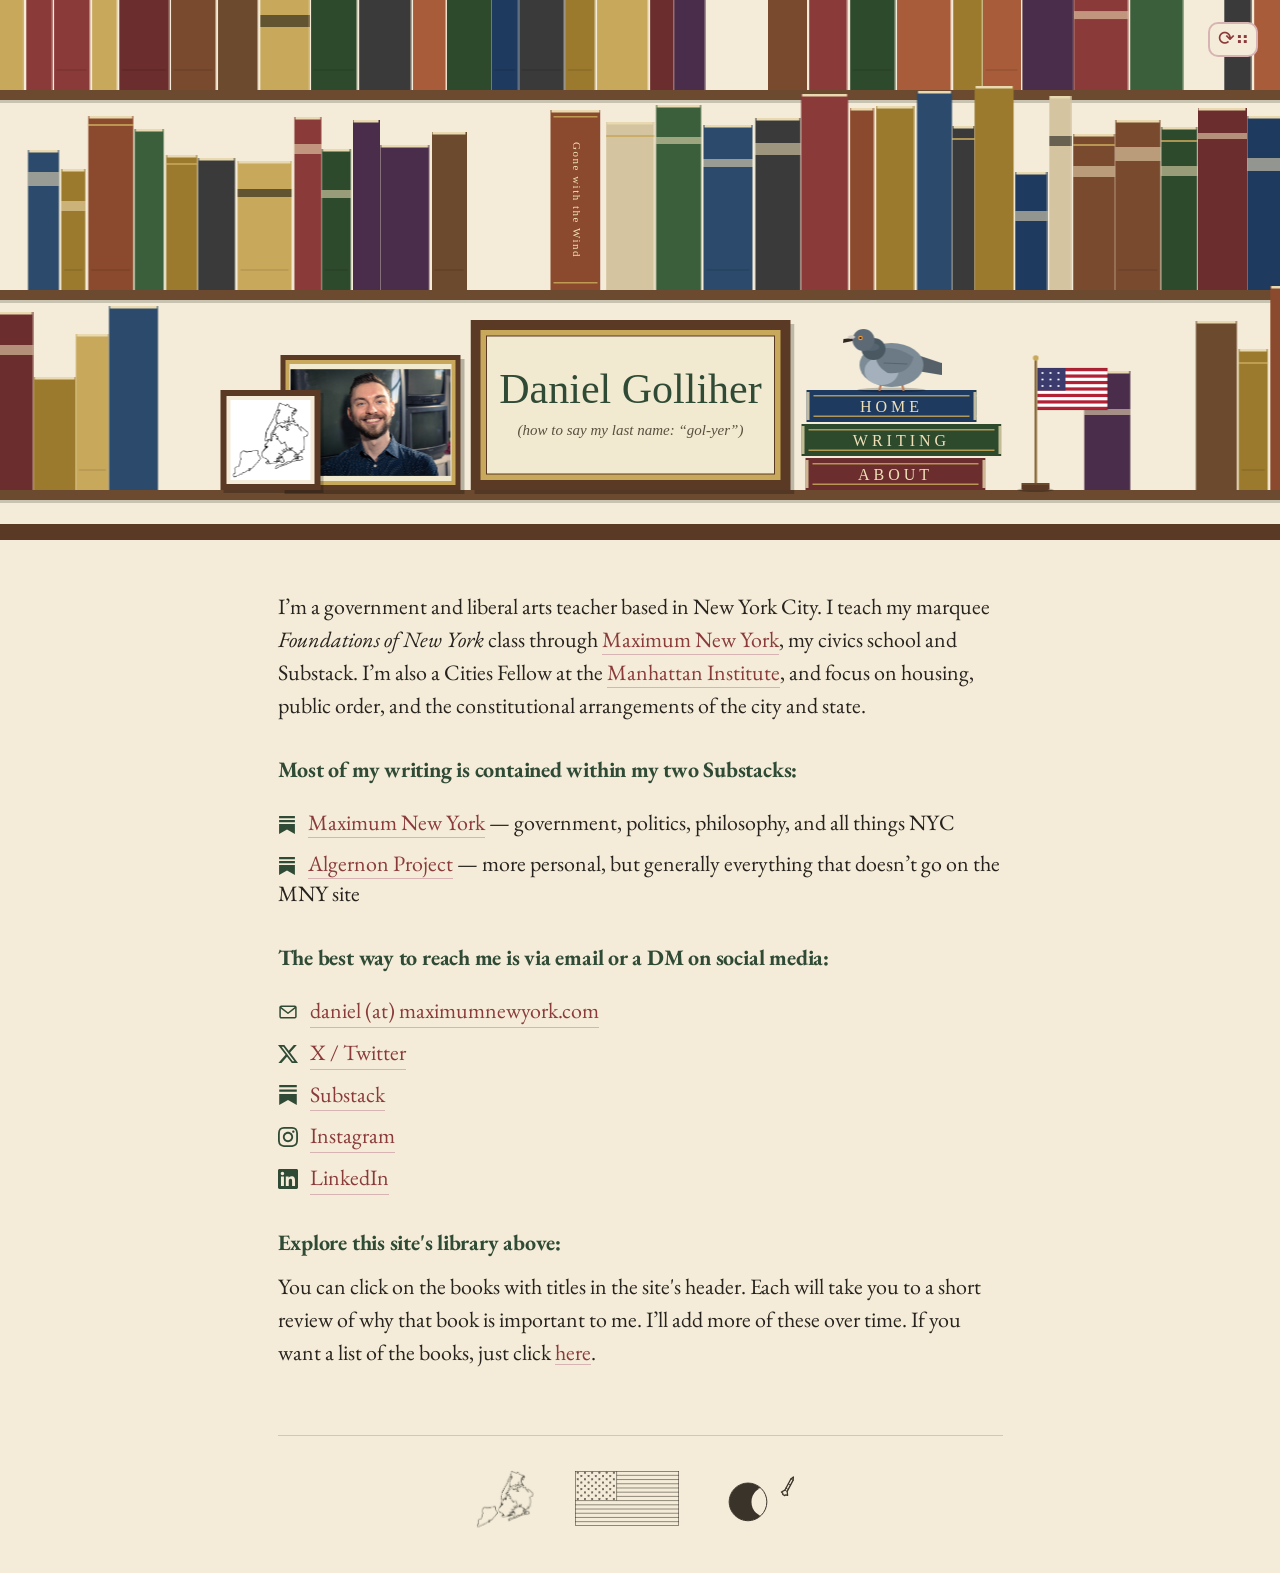
<file: index.html>
<!doctype html>
<html lang="en">
<head>
  <!-- Google tag (gtag.js) -->
  <script async src="https://www.googletagmanager.com/gtag/js?id=G-GLKQCE09RE"></script>
  <script>
    window.dataLayer = window.dataLayer || [];
    function gtag(){dataLayer.push(arguments);}
    gtag('js', new Date());

    gtag('config', 'G-GLKQCE09RE');
  </script>
  <meta charset="utf-8">
  <link rel="icon" type="image/png" sizes="32x32" href="/lib/favicon-32.png">
  <link rel="icon" type="image/png" sizes="16x16" href="/lib/favicon-16.png">
  <link rel="apple-touch-icon" sizes="180x180" href="/lib/apple-touch-icon.png">
  <title>Daniel Golliher</title>
  <meta name="viewport" content="width=850">
  <meta name="description" content="Writer and teacher based in New York City. Founder of Maximum New York, Cities Fellow at the Manhattan Institute.">
  <!-- Open Graph / Twitter social preview -->
  <meta property="og:type" content="website">
  <meta property="og:site_name" content="Daniel Golliher">
  <meta property="og:title" content="Daniel Golliher">
  <meta property="og:description" content="On the governance and greatness of New York.">
  <meta property="og:url" content="https://www.danielgolliher.com/">
  <meta property="og:image" content="https://www.danielgolliher.com/lib/og-image.png">
  <meta property="og:image:width" content="1200">
  <meta property="og:image:height" content="630">
  <meta name="twitter:card" content="summary_large_image">
  <meta name="twitter:title" content="Daniel Golliher">
  <meta name="twitter:description" content="On the governance and greatness of New York.">
  <meta name="twitter:image" content="https://www.danielgolliher.com/lib/og-image.png">
  <link rel="stylesheet" href="lib/style.css">
</head>
<body>

<div class="shelves">
  <object id="shelves" class="shelves" type="image/svg+xml" data="lib/shelves.svg"></object>
  <script>
    window.populate_shelves = function(shelves) {
      var doc = shelves.contentDocument;
      if (!doc) return;
      var books = doc.querySelectorAll('g.book');
      var group_delays = {};
      books.forEach(function(book) {
        var group = Array.from(book.classList).find(c => c.startsWith('book-g'));
        var delay;
        if (group && group_delays[group] === undefined) {
          group_delays[group] = Math.random() * 2.5;
          delay = group_delays[group];
        } else if (group) {
          delay = group_delays[group] + Math.random() * 0.4;
        } else {
          delay = Math.random() * 2.5;
        }
        book.style.animation = 'none';
        void book.getBoundingClientRect();
        setTimeout(function() {
          book.style.opacity = '0';
          book.style.animation = 'place_book 0.9s ease-out forwards';
          book.style.animationDelay = delay + 's';
        }, 10);
      });
    };

    document.addEventListener('DOMContentLoaded', function() {
      var shelves = document.getElementById('shelves');
      shelves.addEventListener('load', function() {
        var already = sessionStorage.getItem('has_populated_shelves');
        if (!already) {
          populate_shelves(shelves);
          sessionStorage.setItem('has_populated_shelves', 'true');
        } else {
          var doc = shelves.contentDocument;
          if (doc) doc.querySelectorAll('g.book').forEach(function(b) { b.style.opacity = '1'; });
        }
      });
      var btn = document.getElementById('restock_shelves');
      if (btn) btn.addEventListener('click', function(e) {
        e.preventDefault();
        populate_shelves(shelves);
      });
    });
  </script>
</div>

<a href="#" id="restock_shelves" class="restock" title="Restock the shelves">&#10227;&#10294;</a>

<h1 class="sr-only">Daniel Golliher</h1>
<nav class="sr-only">
  <a href="./">Home</a>
  <a href="#writing">Writing</a>
  <a href="#about">About</a>
</nav>

<section id="about">
  <p>
    I&rsquo;m a government and liberal arts teacher based in New York City.
    I teach my marquee <em>Foundations of New York</em> class through
    <a href="https://maximumnewyork.com">Maximum New York</a>, my civics
    school and Substack. I&rsquo;m also a Cities Fellow at the
    <a href="https://manhattan.institute">Manhattan Institute</a>, and focus
    on housing, public order, and the constitutional arrangements of the
    city and state.
  </p>
</section>

<section id="writing">
  <h2>Most of my writing is contained within my two Substacks:</h2>
  <ul class="writing-list">
    <li>
      <svg class="icon" viewBox="0 0 24 24" fill="currentColor" aria-hidden="true">
        <path d="M22.539 8.242H1.46V5.406h21.08v2.836zM1.46 10.812V24L12 18.11 22.54 24V10.812H1.46zM22.54 0H1.46v2.836h21.08V0z"/>
      </svg>
      <a href="https://maximumnewyork.com" target="_blank" rel="noopener">Maximum New York</a> &mdash; government, politics, philosophy, and all things NYC
    </li>
    <li>
      <svg class="icon" viewBox="0 0 24 24" fill="currentColor" aria-hidden="true">
        <path d="M22.539 8.242H1.46V5.406h21.08v2.836zM1.46 10.812V24L12 18.11 22.54 24V10.812H1.46zM22.54 0H1.46v2.836h21.08V0z"/>
      </svg>
      <a href="#" target="_blank" rel="noopener">Algernon Project</a> &mdash; more personal, but generally everything that doesn&rsquo;t go on the MNY site
    </li>
  </ul>
</section>

<section id="contact">
  <h2>The best way to reach me is via email or a DM on social media:</h2>
  <ul class="contact-list">
    <li>
      <svg class="icon" viewBox="0 0 24 24" fill="none" stroke="currentColor" stroke-width="1.8" stroke-linejoin="round" stroke-linecap="round" aria-hidden="true">
        <rect x="2.5" y="5" width="19" height="14" rx="1.5"/>
        <path d="M3 6.5l9 7 9-7"/>
      </svg>
      <a href="mailto:daniel@maximumnewyork.com" target="_blank" rel="noopener">daniel (at) maximumnewyork.com</a>
    </li>
    <li>
      <svg class="icon" viewBox="0 0 24 24" fill="currentColor" aria-hidden="true">
        <path d="M18.901 1.153h3.68l-8.04 9.19L24 22.846h-7.406l-5.8-7.584-6.638 7.584H.474l8.6-9.83L0 1.154h7.594l5.243 6.932ZM17.61 20.644h2.039L6.486 3.24H4.298Z"/>
      </svg>
      <a href="https://x.com/danielgolliher" target="_blank" rel="noopener">X / Twitter</a>
    </li>
    <li>
      <svg class="icon" viewBox="0 0 24 24" fill="currentColor" aria-hidden="true">
        <path d="M22.539 8.242H1.46V5.406h21.08v2.836zM1.46 10.812V24L12 18.11 22.54 24V10.812H1.46zM22.54 0H1.46v2.836h21.08V0z"/>
      </svg>
      <a href="https://substack.com/@danielgolliher" target="_blank" rel="noopener">Substack</a>
    </li>
    <li>
      <svg class="icon" viewBox="0 0 24 24" fill="currentColor" aria-hidden="true">
        <path d="M12 2.163c3.204 0 3.584.012 4.85.07 3.252.148 4.771 1.691 4.919 4.919.058 1.265.069 1.645.069 4.849 0 3.205-.012 3.584-.069 4.849-.149 3.225-1.664 4.771-4.919 4.919-1.266.058-1.644.07-4.85.07-3.204 0-3.584-.012-4.849-.07-3.26-.149-4.771-1.699-4.919-4.92-.058-1.265-.07-1.644-.07-4.849 0-3.204.013-3.583.07-4.849.149-3.227 1.664-4.771 4.919-4.919 1.266-.057 1.645-.069 4.849-.069zm0-2.163c-3.259 0-3.667.014-4.947.072-4.358.2-6.78 2.618-6.98 6.98-.059 1.281-.073 1.689-.073 4.948 0 3.259.014 3.668.072 4.948.2 4.358 2.618 6.78 6.98 6.98 1.281.058 1.689.072 4.948.072 3.259 0 3.668-.014 4.948-.072 4.354-.2 6.782-2.618 6.979-6.98.059-1.28.073-1.689.073-4.948 0-3.259-.014-3.667-.072-4.947-.196-4.354-2.617-6.78-6.979-6.98-1.281-.059-1.69-.073-4.949-.073zm0 5.838c-3.403 0-6.162 2.759-6.162 6.162s2.759 6.163 6.162 6.163 6.162-2.759 6.162-6.163c0-3.403-2.759-6.162-6.162-6.162zm0 10.162c-2.209 0-4-1.79-4-4 0-2.209 1.791-4 4-4s4 1.791 4 4c0 2.21-1.791 4-4 4zm6.406-11.845c-.796 0-1.441.645-1.441 1.44s.645 1.44 1.441 1.44c.795 0 1.439-.645 1.439-1.44s-.644-1.44-1.439-1.44z"/>
      </svg>
      <a href="https://instagram.com/danielgolliher" target="_blank" rel="noopener">Instagram</a>
    </li>
    <li>
      <svg class="icon" viewBox="0 0 24 24" fill="currentColor" aria-hidden="true">
        <path d="M20.447 20.452h-3.554v-5.569c0-1.328-.027-3.037-1.852-3.037-1.853 0-2.136 1.445-2.136 2.939v5.667H9.351V9h3.414v1.561h.046c.477-.9 1.637-1.85 3.37-1.85 3.601 0 4.267 2.37 4.267 5.455v6.286zM5.337 7.433c-1.144 0-2.063-.926-2.063-2.065 0-1.138.92-2.063 2.063-2.063 1.14 0 2.064.925 2.064 2.063 0 1.139-.925 2.065-2.064 2.065zm1.782 13.019H3.555V9h3.564v11.452zM22.225 0H1.771C.792 0 0 .774 0 1.729v20.542C0 23.227.792 24 1.771 24h20.451C23.2 24 24 23.227 24 22.271V1.729C24 .774 23.2 0 22.225 0z"/>
      </svg>
      <a href="https://linkedin.com/in/danielgolliher" target="_blank" rel="noopener">LinkedIn</a>
    </li>
  </ul>
</section>

<section id="library">
  <h2>Explore this site's library above:</h2>
  <p>
    You can click on the books with titles in the site's header. Each will take
    you to a short review of why that book is important to me. I&rsquo;ll add
    more of these over time. If you want a list of the books, just click
    <button type="button" class="library-toggle" aria-expanded="false" aria-controls="library-list">here</button>.
  </p>
  <ul id="library-list" class="library-list" hidden>
    <!-- BOOKS:START -->
    <li><a href="/books/gone-with-the-wind/">Gone with the Wind</a></li>
    <!-- BOOKS:END -->
  </ul>
</section>

<script>
  (function() {
    var btn = document.querySelector('.library-toggle');
    if (!btn) return;
    btn.addEventListener('click', function() {
      var list = document.getElementById('library-list');
      if (!list) return;
      var hidden = list.hasAttribute('hidden');
      if (hidden) list.removeAttribute('hidden'); else list.setAttribute('hidden', '');
      btn.setAttribute('aria-expanded', String(hidden));
    });
  })();
</script>

<footer class="flourish" aria-hidden="true">
  <img class="flourish-item flourish-boroughs" src="/lib/nyc-boroughs.png" alt="" width="60" height="60">

  <svg class="flourish-item flourish-flag" viewBox="0 0 190 100" width="104" height="55" xmlns="http://www.w3.org/2000/svg">
    <g fill="none" stroke="#3a332a" stroke-width="1" stroke-linejoin="miter" stroke-linecap="butt" vector-effect="non-scaling-stroke">
      <!-- outer border -->
      <rect x="0.5" y="0.5" width="189" height="99"/>
      <!-- top 6 stripe lines span only from canton right (x=76) to flag right -->
      <line x1="76" y1="7.69"  x2="190" y2="7.69"/>
      <line x1="76" y1="15.38" x2="190" y2="15.38"/>
      <line x1="76" y1="23.08" x2="190" y2="23.08"/>
      <line x1="76" y1="30.77" x2="190" y2="30.77"/>
      <line x1="76" y1="38.46" x2="190" y2="38.46"/>
      <line x1="76" y1="46.15" x2="190" y2="46.15"/>
      <!-- canton bottom = stripe line 7, full width -->
      <line x1="0" y1="53.85" x2="190" y2="53.85"/>
      <!-- remaining 5 stripe lines, full width -->
      <line x1="0" y1="61.54" x2="190" y2="61.54"/>
      <line x1="0" y1="69.23" x2="190" y2="69.23"/>
      <line x1="0" y1="76.92" x2="190" y2="76.92"/>
      <line x1="0" y1="84.62" x2="190" y2="84.62"/>
      <line x1="0" y1="92.31" x2="190" y2="92.31"/>
      <!-- canton right edge -->
      <line x1="76" y1="0" x2="76" y2="53.85"/>
      <!-- 50 outlined stars in 9 rows (6-5-6-5-6-5-6-5-6) -->
      <defs>
        <polygon id="f-star"
          points="0,-1.8 0.40,-0.56 1.71,-0.56 0.65,0.21 1.06,1.46 0,0.69 -1.06,1.46 -0.65,0.21 -1.71,-0.56 -0.40,-0.56"/>
      </defs>
      <use href="#f-star" x="5"    y="2.9"/><use href="#f-star" x="18.2" y="2.9"/><use href="#f-star" x="31.4" y="2.9"/>
      <use href="#f-star" x="44.6" y="2.9"/><use href="#f-star" x="57.8" y="2.9"/><use href="#f-star" x="71"   y="2.9"/>
      <use href="#f-star" x="11.6" y="8.9"/><use href="#f-star" x="24.8" y="8.9"/><use href="#f-star" x="38"   y="8.9"/>
      <use href="#f-star" x="51.2" y="8.9"/><use href="#f-star" x="64.4" y="8.9"/>
      <use href="#f-star" x="5"    y="14.9"/><use href="#f-star" x="18.2" y="14.9"/><use href="#f-star" x="31.4" y="14.9"/>
      <use href="#f-star" x="44.6" y="14.9"/><use href="#f-star" x="57.8" y="14.9"/><use href="#f-star" x="71"   y="14.9"/>
      <use href="#f-star" x="11.6" y="20.9"/><use href="#f-star" x="24.8" y="20.9"/><use href="#f-star" x="38"   y="20.9"/>
      <use href="#f-star" x="51.2" y="20.9"/><use href="#f-star" x="64.4" y="20.9"/>
      <use href="#f-star" x="5"    y="26.9"/><use href="#f-star" x="18.2" y="26.9"/><use href="#f-star" x="31.4" y="26.9"/>
      <use href="#f-star" x="44.6" y="26.9"/><use href="#f-star" x="57.8" y="26.9"/><use href="#f-star" x="71"   y="26.9"/>
      <use href="#f-star" x="11.6" y="32.9"/><use href="#f-star" x="24.8" y="32.9"/><use href="#f-star" x="38"   y="32.9"/>
      <use href="#f-star" x="51.2" y="32.9"/><use href="#f-star" x="64.4" y="32.9"/>
      <use href="#f-star" x="5"    y="38.9"/><use href="#f-star" x="18.2" y="38.9"/><use href="#f-star" x="31.4" y="38.9"/>
      <use href="#f-star" x="44.6" y="38.9"/><use href="#f-star" x="57.8" y="38.9"/><use href="#f-star" x="71"   y="38.9"/>
      <use href="#f-star" x="11.6" y="44.9"/><use href="#f-star" x="24.8" y="44.9"/><use href="#f-star" x="38"   y="44.9"/>
      <use href="#f-star" x="51.2" y="44.9"/><use href="#f-star" x="64.4" y="44.9"/>
      <use href="#f-star" x="5"    y="50.9"/><use href="#f-star" x="18.2" y="50.9"/><use href="#f-star" x="31.4" y="50.9"/>
      <use href="#f-star" x="44.6" y="50.9"/><use href="#f-star" x="57.8" y="50.9"/><use href="#f-star" x="71"   y="50.9"/>
    </g>
  </svg>

  <svg class="flourish-item flourish-moon" viewBox="0 0 60 40" width="87" height="58" xmlns="http://www.w3.org/2000/svg">
    <defs>
      <!-- Mask that fills just the shadow portion of the moon disk.
           White areas of the mask become opaque in the masked element;
           black areas become transparent. The moon disk is white (visible),
           an offset circle bites out the lit area on the right (black). -->
      <mask id="crescent-mask">
        <rect width="60" height="40" fill="black"/>
        <circle cx="20" cy="22" r="13" fill="white"/>
        <circle cx="33" cy="22" r="10.6" fill="black"/>
      </mask>
    </defs>

    <!-- Crescent shadow: solid ink, shaped by the mask -->
    <circle cx="20" cy="22" r="13" fill="#3a332a" mask="url(#crescent-mask)"/>

    <!-- Full moon outline over the top -->
    <circle cx="20" cy="22" r="13" fill="none" stroke="#3a332a"
            stroke-width="1" vector-effect="non-scaling-stroke"/>

    <!-- Rocket: slim elongated silhouette passing over the upper-right -->
    <g fill="none" stroke="#3a332a" stroke-linejoin="round" stroke-linecap="round"
       transform="translate(48 11) rotate(28)" stroke-width="0.9"
       vector-effect="non-scaling-stroke">
      <path d="M 0 -7 L -0.9 -5 L -0.9 3.8 L -2.4 6 L -1.2 6.3 L -0.8 7.1 L 0.8 7.1 L 1.2 6.3 L 2.4 6 L 0.9 3.8 L 0.9 -5 Z"/>
      <g stroke-width="0.5">
        <line x1="-0.9" y1="-5"   x2="0.9" y2="-5"/>
        <line x1="-0.9" y1="-1.2" x2="0.9" y2="-1.2"/>
        <line x1="-0.9" y1="2.2"  x2="0.9" y2="2.2"/>
        <line x1="-0.9" y1="3.8"  x2="0.9" y2="3.8"/>
      </g>
    </g>
  </svg>
</footer>

</body>
</html>
</file>
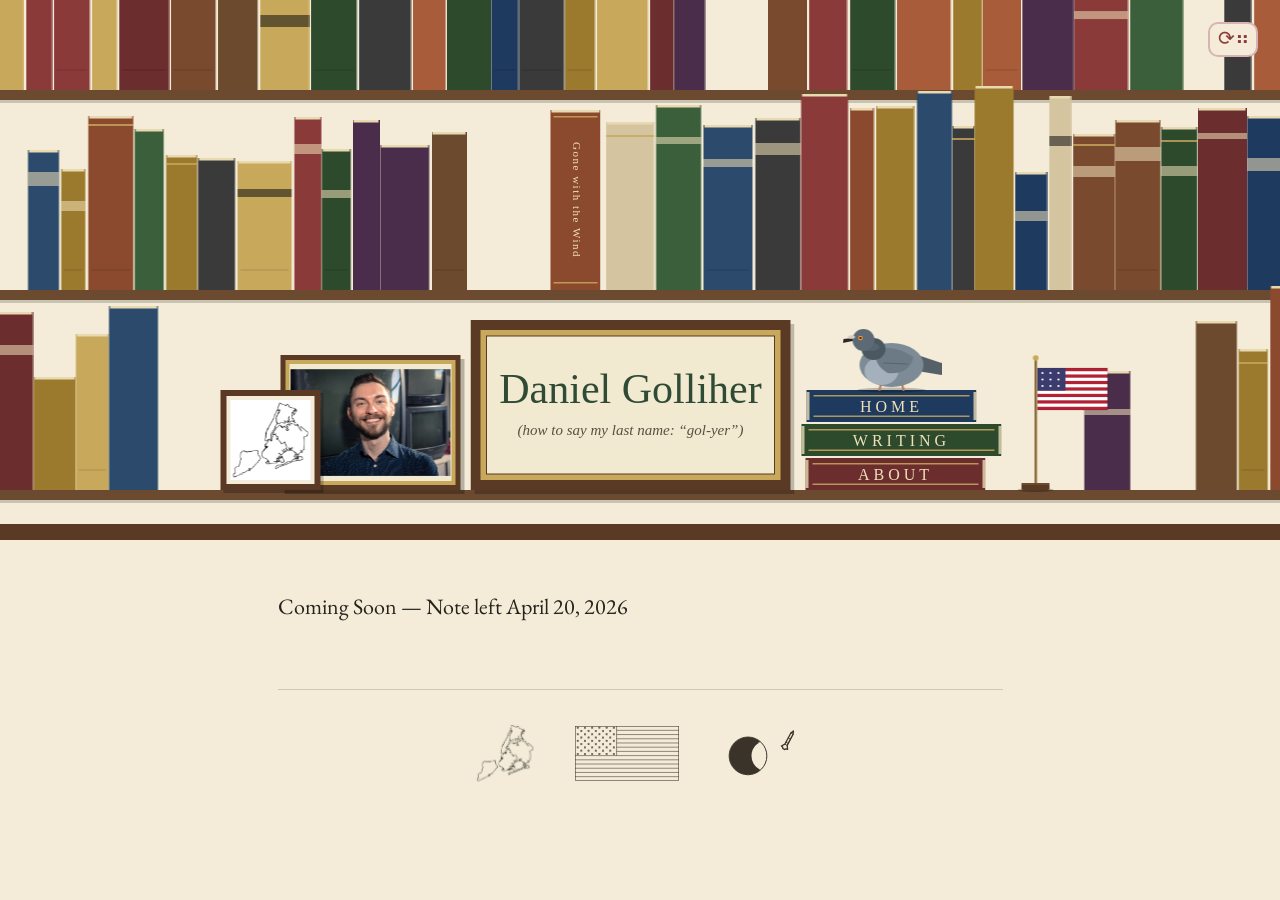
<file: about/index.html>
<!doctype html>
<html lang="en">
<head>
  <!-- Google tag (gtag.js) -->
  <script async src="https://www.googletagmanager.com/gtag/js?id=G-GLKQCE09RE"></script>
  <script>
    window.dataLayer = window.dataLayer || [];
    function gtag(){dataLayer.push(arguments);}
    gtag('js', new Date());

    gtag('config', 'G-GLKQCE09RE');
  </script>
  <meta charset="utf-8">
  <link rel="icon" type="image/png" sizes="32x32" href="/lib/favicon-32.png">
  <link rel="icon" type="image/png" sizes="16x16" href="/lib/favicon-16.png">
  <link rel="apple-touch-icon" sizes="180x180" href="/lib/apple-touch-icon.png">
  <title>About &mdash; Daniel Golliher</title>
  <meta name="viewport" content="width=850">
  <meta name="description" content="About Daniel Golliher.">
  <meta property="og:type" content="website">
  <meta property="og:site_name" content="Daniel Golliher">
  <meta property="og:title" content="About — Daniel Golliher">
  <meta property="og:description" content="On the governance and greatness of New York.">
  <meta property="og:url" content="https://www.danielgolliher.com/about/">
  <meta property="og:image" content="https://www.danielgolliher.com/lib/og-image.png">
  <meta property="og:image:width" content="1200">
  <meta property="og:image:height" content="630">
  <meta name="twitter:card" content="summary_large_image">
  <meta name="twitter:title" content="About — Daniel Golliher">
  <meta name="twitter:description" content="On the governance and greatness of New York.">
  <meta name="twitter:image" content="https://www.danielgolliher.com/lib/og-image.png">
  <link rel="stylesheet" href="../lib/style.css">
</head>
<body>

<div class="shelves">
  <object id="shelves" class="shelves" type="image/svg+xml" data="../lib/shelves.svg"></object>
  <script>
    window.populate_shelves = function(shelves) {
      var doc = shelves.contentDocument;
      if (!doc) return;
      var books = doc.querySelectorAll('g.book');
      var group_delays = {};
      books.forEach(function(book) {
        var group = Array.from(book.classList).find(c => c.startsWith('book-g'));
        var delay;
        if (group && group_delays[group] === undefined) {
          group_delays[group] = Math.random() * 2.5;
          delay = group_delays[group];
        } else if (group) {
          delay = group_delays[group] + Math.random() * 0.4;
        } else {
          delay = Math.random() * 2.5;
        }
        book.style.animation = 'none';
        void book.getBoundingClientRect();
        setTimeout(function() {
          book.style.opacity = '0';
          book.style.animation = 'place_book 0.9s ease-out forwards';
          book.style.animationDelay = delay + 's';
        }, 10);
      });
    };

    document.addEventListener('DOMContentLoaded', function() {
      var shelves = document.getElementById('shelves');
      shelves.addEventListener('load', function() {
        var already = sessionStorage.getItem('has_populated_shelves');
        if (!already) {
          populate_shelves(shelves);
          sessionStorage.setItem('has_populated_shelves', 'true');
        } else {
          var doc = shelves.contentDocument;
          if (doc) doc.querySelectorAll('g.book').forEach(function(b) { b.style.opacity = '1'; });
        }
      });
      var btn = document.getElementById('restock_shelves');
      if (btn) btn.addEventListener('click', function(e) {
        e.preventDefault();
        populate_shelves(shelves);
      });
    });
  </script>
</div>

<a href="#" id="restock_shelves" class="restock" title="Restock the shelves">&#10227;&#10294;</a>

<h1 class="sr-only">About &mdash; Daniel Golliher</h1>

<p>Coming Soon &mdash; Note left April 20, 2026</p>

<footer class="flourish" aria-hidden="true">
  <img class="flourish-item flourish-boroughs" src="/lib/nyc-boroughs.png" alt="" width="60" height="60">

  <svg class="flourish-item flourish-flag" viewBox="0 0 190 100" width="104" height="55" xmlns="http://www.w3.org/2000/svg">
    <g fill="none" stroke="#3a332a" stroke-width="1" stroke-linejoin="miter" stroke-linecap="butt" vector-effect="non-scaling-stroke">
      <rect x="0.5" y="0.5" width="189" height="99"/>
      <line x1="76" y1="7.69"  x2="190" y2="7.69"/>
      <line x1="76" y1="15.38" x2="190" y2="15.38"/>
      <line x1="76" y1="23.08" x2="190" y2="23.08"/>
      <line x1="76" y1="30.77" x2="190" y2="30.77"/>
      <line x1="76" y1="38.46" x2="190" y2="38.46"/>
      <line x1="76" y1="46.15" x2="190" y2="46.15"/>
      <line x1="0" y1="53.85" x2="190" y2="53.85"/>
      <line x1="0" y1="61.54" x2="190" y2="61.54"/>
      <line x1="0" y1="69.23" x2="190" y2="69.23"/>
      <line x1="0" y1="76.92" x2="190" y2="76.92"/>
      <line x1="0" y1="84.62" x2="190" y2="84.62"/>
      <line x1="0" y1="92.31" x2="190" y2="92.31"/>
      <line x1="76" y1="0" x2="76" y2="53.85"/>
      <defs>
        <polygon id="f-star"
          points="0,-1.8 0.40,-0.56 1.71,-0.56 0.65,0.21 1.06,1.46 0,0.69 -1.06,1.46 -0.65,0.21 -1.71,-0.56 -0.40,-0.56"/>
      </defs>
      <use href="#f-star" x="5"    y="2.9"/><use href="#f-star" x="18.2" y="2.9"/><use href="#f-star" x="31.4" y="2.9"/>
      <use href="#f-star" x="44.6" y="2.9"/><use href="#f-star" x="57.8" y="2.9"/><use href="#f-star" x="71"   y="2.9"/>
      <use href="#f-star" x="11.6" y="8.9"/><use href="#f-star" x="24.8" y="8.9"/><use href="#f-star" x="38"   y="8.9"/>
      <use href="#f-star" x="51.2" y="8.9"/><use href="#f-star" x="64.4" y="8.9"/>
      <use href="#f-star" x="5"    y="14.9"/><use href="#f-star" x="18.2" y="14.9"/><use href="#f-star" x="31.4" y="14.9"/>
      <use href="#f-star" x="44.6" y="14.9"/><use href="#f-star" x="57.8" y="14.9"/><use href="#f-star" x="71"   y="14.9"/>
      <use href="#f-star" x="11.6" y="20.9"/><use href="#f-star" x="24.8" y="20.9"/><use href="#f-star" x="38"   y="20.9"/>
      <use href="#f-star" x="51.2" y="20.9"/><use href="#f-star" x="64.4" y="20.9"/>
      <use href="#f-star" x="5"    y="26.9"/><use href="#f-star" x="18.2" y="26.9"/><use href="#f-star" x="31.4" y="26.9"/>
      <use href="#f-star" x="44.6" y="26.9"/><use href="#f-star" x="57.8" y="26.9"/><use href="#f-star" x="71"   y="26.9"/>
      <use href="#f-star" x="11.6" y="32.9"/><use href="#f-star" x="24.8" y="32.9"/><use href="#f-star" x="38"   y="32.9"/>
      <use href="#f-star" x="51.2" y="32.9"/><use href="#f-star" x="64.4" y="32.9"/>
      <use href="#f-star" x="5"    y="38.9"/><use href="#f-star" x="18.2" y="38.9"/><use href="#f-star" x="31.4" y="38.9"/>
      <use href="#f-star" x="44.6" y="38.9"/><use href="#f-star" x="57.8" y="38.9"/><use href="#f-star" x="71"   y="38.9"/>
      <use href="#f-star" x="11.6" y="44.9"/><use href="#f-star" x="24.8" y="44.9"/><use href="#f-star" x="38"   y="44.9"/>
      <use href="#f-star" x="51.2" y="44.9"/><use href="#f-star" x="64.4" y="44.9"/>
      <use href="#f-star" x="5"    y="50.9"/><use href="#f-star" x="18.2" y="50.9"/><use href="#f-star" x="31.4" y="50.9"/>
      <use href="#f-star" x="44.6" y="50.9"/><use href="#f-star" x="57.8" y="50.9"/><use href="#f-star" x="71"   y="50.9"/>
    </g>
  </svg>

  <svg class="flourish-item flourish-moon" viewBox="0 0 60 40" width="87" height="58" xmlns="http://www.w3.org/2000/svg">
    <defs>
      <mask id="crescent-mask">
        <rect width="60" height="40" fill="black"/>
        <circle cx="20" cy="22" r="13" fill="white"/>
        <circle cx="33" cy="22" r="10.6" fill="black"/>
      </mask>
    </defs>
    <circle cx="20" cy="22" r="13" fill="#3a332a" mask="url(#crescent-mask)"/>
    <circle cx="20" cy="22" r="13" fill="none" stroke="#3a332a" stroke-width="1" vector-effect="non-scaling-stroke"/>
    <g fill="none" stroke="#3a332a" stroke-linejoin="round" stroke-linecap="round"
       transform="translate(48 11) rotate(28)" stroke-width="0.9"
       vector-effect="non-scaling-stroke">
      <path d="M 0 -7 L -0.9 -5 L -0.9 3.8 L -2.4 6 L -1.2 6.3 L -0.8 7.1 L 0.8 7.1 L 1.2 6.3 L 2.4 6 L 0.9 3.8 L 0.9 -5 Z"/>
      <g stroke-width="0.5">
        <line x1="-0.9" y1="-5"   x2="0.9" y2="-5"/>
        <line x1="-0.9" y1="-1.2" x2="0.9" y2="-1.2"/>
        <line x1="-0.9" y1="2.2"  x2="0.9" y2="2.2"/>
        <line x1="-0.9" y1="3.8"  x2="0.9" y2="3.8"/>
      </g>
    </g>
  </svg>
</footer>

</body>
</html>
</file>
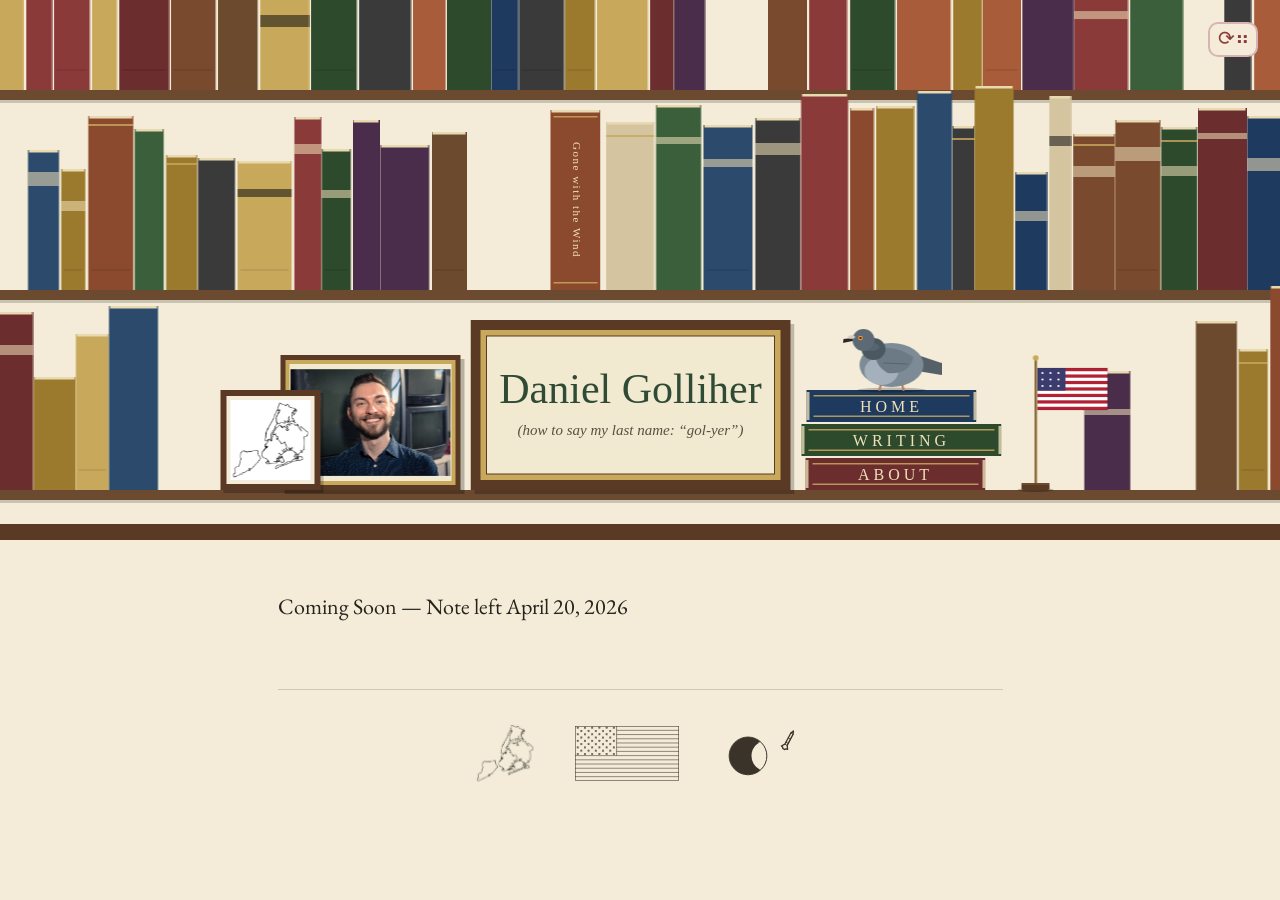
<file: writing/index.html>
<!doctype html>
<html lang="en">
<head>
  <!-- Google tag (gtag.js) -->
  <script async src="https://www.googletagmanager.com/gtag/js?id=G-GLKQCE09RE"></script>
  <script>
    window.dataLayer = window.dataLayer || [];
    function gtag(){dataLayer.push(arguments);}
    gtag('js', new Date());

    gtag('config', 'G-GLKQCE09RE');
  </script>
  <meta charset="utf-8">
  <link rel="icon" type="image/png" sizes="32x32" href="/lib/favicon-32.png">
  <link rel="icon" type="image/png" sizes="16x16" href="/lib/favicon-16.png">
  <link rel="apple-touch-icon" sizes="180x180" href="/lib/apple-touch-icon.png">
  <title>Writing &mdash; Daniel Golliher</title>
  <meta name="viewport" content="width=850">
  <meta name="description" content="Writing by Daniel Golliher.">
  <meta property="og:type" content="website">
  <meta property="og:site_name" content="Daniel Golliher">
  <meta property="og:title" content="Writing — Daniel Golliher">
  <meta property="og:description" content="On the governance and greatness of New York.">
  <meta property="og:url" content="https://www.danielgolliher.com/writing/">
  <meta property="og:image" content="https://www.danielgolliher.com/lib/og-image.png">
  <meta property="og:image:width" content="1200">
  <meta property="og:image:height" content="630">
  <meta name="twitter:card" content="summary_large_image">
  <meta name="twitter:title" content="Writing — Daniel Golliher">
  <meta name="twitter:description" content="On the governance and greatness of New York.">
  <meta name="twitter:image" content="https://www.danielgolliher.com/lib/og-image.png">
  <link rel="stylesheet" href="../lib/style.css">
</head>
<body>

<div class="shelves">
  <object id="shelves" class="shelves" type="image/svg+xml" data="../lib/shelves.svg"></object>
  <script>
    window.populate_shelves = function(shelves) {
      var doc = shelves.contentDocument;
      if (!doc) return;
      var books = doc.querySelectorAll('g.book');
      var group_delays = {};
      books.forEach(function(book) {
        var group = Array.from(book.classList).find(c => c.startsWith('book-g'));
        var delay;
        if (group && group_delays[group] === undefined) {
          group_delays[group] = Math.random() * 2.5;
          delay = group_delays[group];
        } else if (group) {
          delay = group_delays[group] + Math.random() * 0.4;
        } else {
          delay = Math.random() * 2.5;
        }
        book.style.animation = 'none';
        void book.getBoundingClientRect();
        setTimeout(function() {
          book.style.opacity = '0';
          book.style.animation = 'place_book 0.9s ease-out forwards';
          book.style.animationDelay = delay + 's';
        }, 10);
      });
    };

    document.addEventListener('DOMContentLoaded', function() {
      var shelves = document.getElementById('shelves');
      shelves.addEventListener('load', function() {
        var already = sessionStorage.getItem('has_populated_shelves');
        if (!already) {
          populate_shelves(shelves);
          sessionStorage.setItem('has_populated_shelves', 'true');
        } else {
          var doc = shelves.contentDocument;
          if (doc) doc.querySelectorAll('g.book').forEach(function(b) { b.style.opacity = '1'; });
        }
      });
      var btn = document.getElementById('restock_shelves');
      if (btn) btn.addEventListener('click', function(e) {
        e.preventDefault();
        populate_shelves(shelves);
      });
    });
  </script>
</div>

<a href="#" id="restock_shelves" class="restock" title="Restock the shelves">&#10227;&#10294;</a>

<h1 class="sr-only">Writing &mdash; Daniel Golliher</h1>

<p>Coming Soon &mdash; Note left April 20, 2026</p>

<footer class="flourish" aria-hidden="true">
  <img class="flourish-item flourish-boroughs" src="/lib/nyc-boroughs.png" alt="" width="60" height="60">

  <svg class="flourish-item flourish-flag" viewBox="0 0 190 100" width="104" height="55" xmlns="http://www.w3.org/2000/svg">
    <g fill="none" stroke="#3a332a" stroke-width="1" stroke-linejoin="miter" stroke-linecap="butt" vector-effect="non-scaling-stroke">
      <rect x="0.5" y="0.5" width="189" height="99"/>
      <line x1="76" y1="7.69"  x2="190" y2="7.69"/>
      <line x1="76" y1="15.38" x2="190" y2="15.38"/>
      <line x1="76" y1="23.08" x2="190" y2="23.08"/>
      <line x1="76" y1="30.77" x2="190" y2="30.77"/>
      <line x1="76" y1="38.46" x2="190" y2="38.46"/>
      <line x1="76" y1="46.15" x2="190" y2="46.15"/>
      <line x1="0" y1="53.85" x2="190" y2="53.85"/>
      <line x1="0" y1="61.54" x2="190" y2="61.54"/>
      <line x1="0" y1="69.23" x2="190" y2="69.23"/>
      <line x1="0" y1="76.92" x2="190" y2="76.92"/>
      <line x1="0" y1="84.62" x2="190" y2="84.62"/>
      <line x1="0" y1="92.31" x2="190" y2="92.31"/>
      <line x1="76" y1="0" x2="76" y2="53.85"/>
      <defs>
        <polygon id="f-star"
          points="0,-1.8 0.40,-0.56 1.71,-0.56 0.65,0.21 1.06,1.46 0,0.69 -1.06,1.46 -0.65,0.21 -1.71,-0.56 -0.40,-0.56"/>
      </defs>
      <use href="#f-star" x="5"    y="2.9"/><use href="#f-star" x="18.2" y="2.9"/><use href="#f-star" x="31.4" y="2.9"/>
      <use href="#f-star" x="44.6" y="2.9"/><use href="#f-star" x="57.8" y="2.9"/><use href="#f-star" x="71"   y="2.9"/>
      <use href="#f-star" x="11.6" y="8.9"/><use href="#f-star" x="24.8" y="8.9"/><use href="#f-star" x="38"   y="8.9"/>
      <use href="#f-star" x="51.2" y="8.9"/><use href="#f-star" x="64.4" y="8.9"/>
      <use href="#f-star" x="5"    y="14.9"/><use href="#f-star" x="18.2" y="14.9"/><use href="#f-star" x="31.4" y="14.9"/>
      <use href="#f-star" x="44.6" y="14.9"/><use href="#f-star" x="57.8" y="14.9"/><use href="#f-star" x="71"   y="14.9"/>
      <use href="#f-star" x="11.6" y="20.9"/><use href="#f-star" x="24.8" y="20.9"/><use href="#f-star" x="38"   y="20.9"/>
      <use href="#f-star" x="51.2" y="20.9"/><use href="#f-star" x="64.4" y="20.9"/>
      <use href="#f-star" x="5"    y="26.9"/><use href="#f-star" x="18.2" y="26.9"/><use href="#f-star" x="31.4" y="26.9"/>
      <use href="#f-star" x="44.6" y="26.9"/><use href="#f-star" x="57.8" y="26.9"/><use href="#f-star" x="71"   y="26.9"/>
      <use href="#f-star" x="11.6" y="32.9"/><use href="#f-star" x="24.8" y="32.9"/><use href="#f-star" x="38"   y="32.9"/>
      <use href="#f-star" x="51.2" y="32.9"/><use href="#f-star" x="64.4" y="32.9"/>
      <use href="#f-star" x="5"    y="38.9"/><use href="#f-star" x="18.2" y="38.9"/><use href="#f-star" x="31.4" y="38.9"/>
      <use href="#f-star" x="44.6" y="38.9"/><use href="#f-star" x="57.8" y="38.9"/><use href="#f-star" x="71"   y="38.9"/>
      <use href="#f-star" x="11.6" y="44.9"/><use href="#f-star" x="24.8" y="44.9"/><use href="#f-star" x="38"   y="44.9"/>
      <use href="#f-star" x="51.2" y="44.9"/><use href="#f-star" x="64.4" y="44.9"/>
      <use href="#f-star" x="5"    y="50.9"/><use href="#f-star" x="18.2" y="50.9"/><use href="#f-star" x="31.4" y="50.9"/>
      <use href="#f-star" x="44.6" y="50.9"/><use href="#f-star" x="57.8" y="50.9"/><use href="#f-star" x="71"   y="50.9"/>
    </g>
  </svg>

  <svg class="flourish-item flourish-moon" viewBox="0 0 60 40" width="87" height="58" xmlns="http://www.w3.org/2000/svg">
    <defs>
      <mask id="crescent-mask">
        <rect width="60" height="40" fill="black"/>
        <circle cx="20" cy="22" r="13" fill="white"/>
        <circle cx="33" cy="22" r="10.6" fill="black"/>
      </mask>
    </defs>
    <circle cx="20" cy="22" r="13" fill="#3a332a" mask="url(#crescent-mask)"/>
    <circle cx="20" cy="22" r="13" fill="none" stroke="#3a332a" stroke-width="1" vector-effect="non-scaling-stroke"/>
    <g fill="none" stroke="#3a332a" stroke-linejoin="round" stroke-linecap="round"
       transform="translate(48 11) rotate(28)" stroke-width="0.9"
       vector-effect="non-scaling-stroke">
      <path d="M 0 -7 L -0.9 -5 L -0.9 3.8 L -2.4 6 L -1.2 6.3 L -0.8 7.1 L 0.8 7.1 L 1.2 6.3 L 2.4 6 L 0.9 3.8 L 0.9 -5 Z"/>
      <g stroke-width="0.5">
        <line x1="-0.9" y1="-5"   x2="0.9" y2="-5"/>
        <line x1="-0.9" y1="-1.2" x2="0.9" y2="-1.2"/>
        <line x1="-0.9" y1="2.2"  x2="0.9" y2="2.2"/>
        <line x1="-0.9" y1="3.8"  x2="0.9" y2="3.8"/>
      </g>
    </g>
  </svg>
</footer>

</body>
</html>
</file>
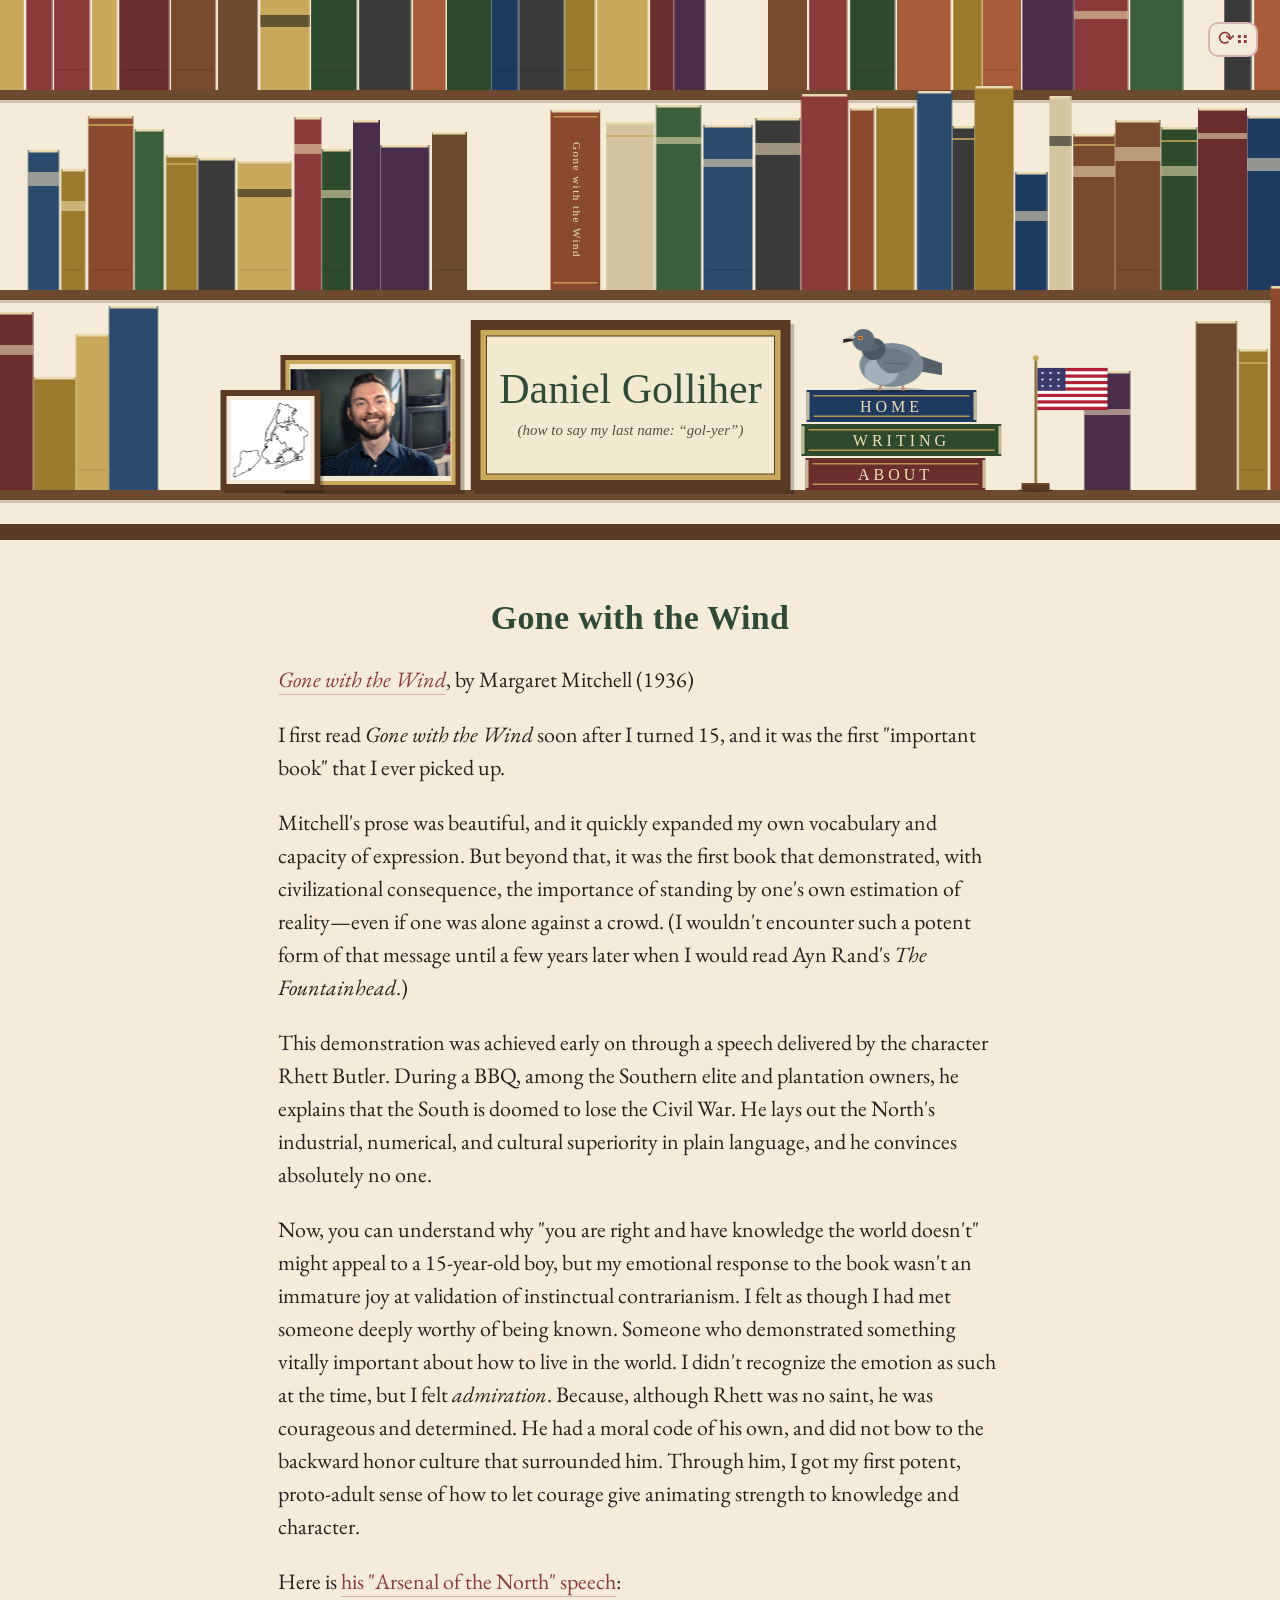
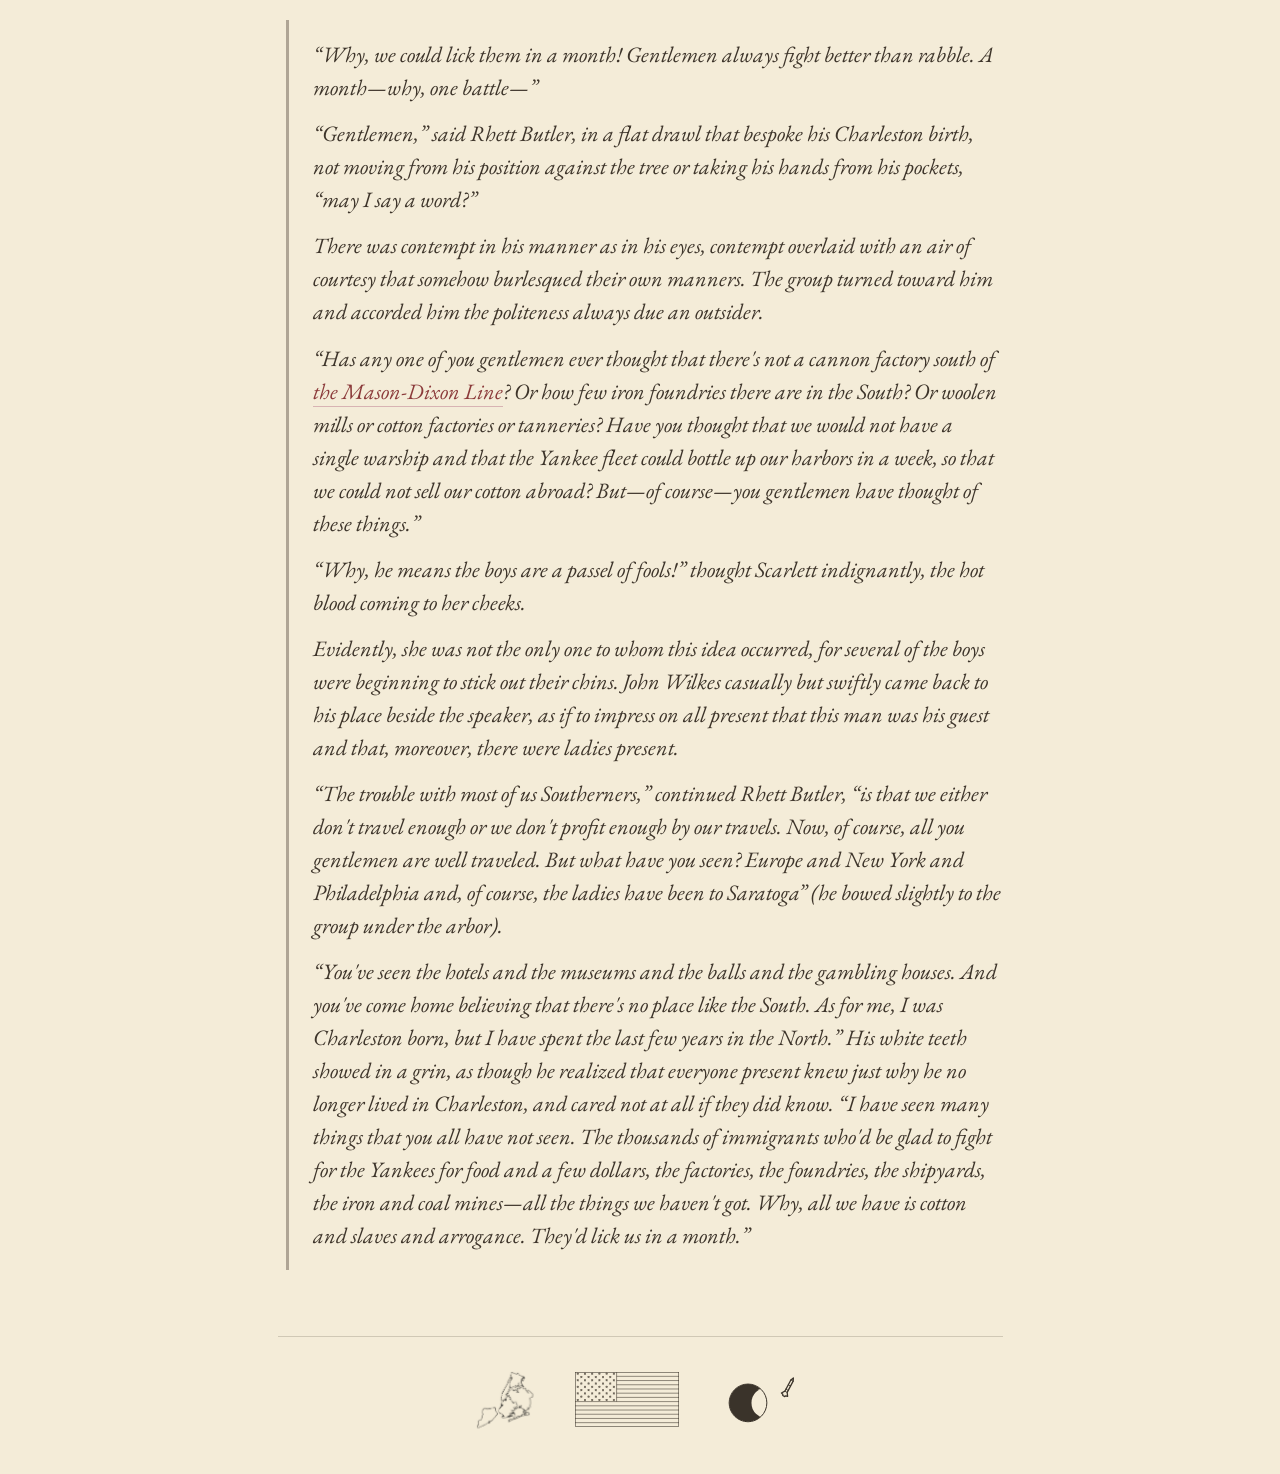
<file: books/gone-with-the-wind/index.html>
<!doctype html>
<html lang="en">
<head>
  <!-- Google tag (gtag.js) -->
  <script async src="https://www.googletagmanager.com/gtag/js?id=G-GLKQCE09RE"></script>
  <script>
    window.dataLayer = window.dataLayer || [];
    function gtag(){dataLayer.push(arguments);}
    gtag('js', new Date());

    gtag('config', 'G-GLKQCE09RE');
  </script>
  <meta charset="utf-8">
  <link rel="icon" type="image/png" sizes="32x32" href="/lib/favicon-32.png">
  <link rel="icon" type="image/png" sizes="16x16" href="/lib/favicon-16.png">
  <link rel="apple-touch-icon" sizes="180x180" href="/lib/apple-touch-icon.png">
  <title>Gone with the Wind &mdash; Daniel Golliher</title>
  <meta name="viewport" content="width=850">
  <meta name="description" content="Gone with the Wind, a book review by Daniel Golliher.">
  <meta property="og:type" content="article">
  <meta property="og:site_name" content="Daniel Golliher">
  <meta property="og:title" content="Gone with the Wind — Daniel Golliher">
  <meta property="og:description" content="A book review by Daniel Golliher.">
  <meta property="og:image" content="https://www.danielgolliher.com/lib/og-image.png">
  <meta property="og:image:width" content="1200">
  <meta property="og:image:height" content="630">
  <meta name="twitter:card" content="summary_large_image">
  <meta name="twitter:title" content="Gone with the Wind — Daniel Golliher">
  <meta name="twitter:description" content="A book review by Daniel Golliher.">
  <meta name="twitter:image" content="https://www.danielgolliher.com/lib/og-image.png">
  <link rel="stylesheet" href="../../lib/style.css">
</head>
<body>

<div class="shelves">
  <object id="shelves" class="shelves" type="image/svg+xml" data="../../lib/shelves.svg"></object>
  <script>
    window.populate_shelves = function(shelves) {
      var doc = shelves.contentDocument;
      if (!doc) return;
      var books = doc.querySelectorAll('g.book');
      var group_delays = {};
      books.forEach(function(book) {
        var group = Array.from(book.classList).find(function(c) { return c.indexOf('book-g') === 0; });
        var delay;
        if (group && group_delays[group] === undefined) {
          group_delays[group] = Math.random() * 2.5;
          delay = group_delays[group];
        } else if (group) {
          delay = group_delays[group] + Math.random() * 0.4;
        } else {
          delay = Math.random() * 2.5;
        }
        book.style.animation = 'none';
        void book.getBoundingClientRect();
        setTimeout(function() {
          book.style.opacity = '0';
          book.style.animation = 'place_book 0.9s ease-out forwards';
          book.style.animationDelay = delay + 's';
        }, 10);
      });
    };

    document.addEventListener('DOMContentLoaded', function() {
      var shelves = document.getElementById('shelves');
      shelves.addEventListener('load', function() {
        var already = sessionStorage.getItem('has_populated_shelves');
        if (!already) {
          populate_shelves(shelves);
          sessionStorage.setItem('has_populated_shelves', 'true');
        } else {
          var doc = shelves.contentDocument;
          if (doc) doc.querySelectorAll('g.book').forEach(function(b) { b.style.opacity = '1'; });
        }
      });
      var btn = document.getElementById('restock_shelves');
      if (btn) btn.addEventListener('click', function(e) {
        e.preventDefault();
        populate_shelves(shelves);
      });
    });
  </script>
</div>

<a href="#" id="restock_shelves" class="restock" title="Restock the shelves">&#10227;&#10294;</a>

<h1 class="sr-only">Gone with the Wind &mdash; Daniel Golliher</h1>

<article class="book-page">
  <h1>Gone with the Wind</h1>
  <p><em><a href="https://www.amazon.com/Gone-Wind-text-only-Mitchell/dp/B004US3I52/" target="_blank" rel="noopener">Gone with the Wind</a></em>, by Margaret Mitchell (1936)</p>
  <p>I first read <em>Gone with the Wind</em> soon after I turned 15, and it was the first "important book" that I ever picked up.</p>
  <p>Mitchell's prose was beautiful, and it quickly expanded my own vocabulary and capacity of expression. But beyond that, it was the first book that demonstrated, with civilizational consequence, the importance of standing by one's own estimation of reality—even if one was alone against a crowd. (I wouldn't encounter such a potent form of that message until a few years later when I would read Ayn Rand's <em>The Fountainhead</em>.)</p>
  <p>This demonstration was achieved early on through a speech delivered by the character Rhett Butler. During a BBQ, among the Southern elite and plantation owners, he explains that the South is doomed to lose the Civil War. He lays out the North's industrial, numerical, and cultural superiority in plain language, and he convinces absolutely no one.</p>
  <p>Now, you can understand why "you are right and have knowledge the world doesn't" might appeal to a 15-year-old boy, but my emotional response to the book wasn't an immature joy at validation of instinctual contrarianism. I felt as though I had met someone deeply worthy of being known. Someone who demonstrated something vitally important about how to live in the world. I didn't recognize the emotion as such at the time, but I felt <em>admiration</em>. Because, although Rhett was no saint, he was courageous and determined. He had a moral code of his own, and did not bow to the backward honor culture that surrounded him. Through him, I got my first potent, proto-adult sense of how to let courage give animating strength to knowledge and character.</p>
  <p>Here is <a href="https://www.algernonproject.com/p/lessons-in-war-and-manufacturing" target="_blank" rel="noopener">his "Arsenal of the North" speech</a>:</p>
  <blockquote>
    <p>“Why, we could lick them in a month! Gentlemen always fight better than rabble. A month—why, one battle—”</p>
    <p>“Gentlemen,” said Rhett Butler, in a flat drawl that bespoke his Charleston birth, not moving from his position against the tree or taking his hands from his pockets, “may I say a word?”</p>
    <p>There was contempt in his manner as in his eyes, contempt overlaid with an air of courtesy that somehow burlesqued their own manners. The group turned toward him and accorded him the politeness always due an outsider.</p>
    <p>“Has any one of you gentlemen ever thought that there's not a cannon factory south of <a href="https://en.wikipedia.org/wiki/Mason–Dixon_line" target="_blank" rel="noopener">the Mason-Dixon Line</a>? Or how few iron foundries there are in the South? Or woolen mills or cotton factories or tanneries? Have you thought that we would not have a single warship and that the Yankee fleet could bottle up our harbors in a week, so that we could not sell our cotton abroad? But—of course—you gentlemen have thought of these things.”</p>
    <p>“Why, he means the boys are a passel of fools!” thought Scarlett indignantly, the hot blood coming to her cheeks.</p>
    <p>Evidently, she was not the only one to whom this idea occurred, for several of the boys were beginning to stick out their chins. John Wilkes casually but swiftly came back to his place beside the speaker, as if to impress on all present that this man was his guest and that, moreover, there were ladies present.</p>
    <p>“The trouble with most of us Southerners,” continued Rhett Butler, “is that we either don't travel enough or we don't profit enough by our travels. Now, of course, all you gentlemen are well traveled. But what have you seen? Europe and New York and Philadelphia and, of course, the ladies have been to Saratoga” (he bowed slightly to the group under the arbor).</p>
    <p>“You've seen the hotels and the museums and the balls and the gambling houses. And you've come home believing that there's no place like the South. As for me, I was Charleston born, but I have spent the last few years in the North.” His white teeth showed in a grin, as though he realized that everyone present knew just why he no longer lived in Charleston, and cared not at all if they did know. “I have seen many things that you all have not seen. The thousands of immigrants who'd be glad to fight for the Yankees for food and a few dollars, the factories, the foundries, the shipyards, the iron and coal mines—all the things we haven't got. Why, all we have is cotton and slaves and arrogance. They'd lick us in a month.”</p>
  </blockquote>
</article>

<footer class="flourish" aria-hidden="true">
  <img class="flourish-item flourish-boroughs" src="/lib/nyc-boroughs.png" alt="" width="60" height="60">

  <svg class="flourish-item flourish-flag" viewBox="0 0 190 100" width="104" height="55" xmlns="http://www.w3.org/2000/svg">
    <g fill="none" stroke="#3a332a" stroke-width="1" stroke-linejoin="miter" stroke-linecap="butt" vector-effect="non-scaling-stroke">
      <rect x="0.5" y="0.5" width="189" height="99"/>
      <line x1="76" y1="7.69"  x2="190" y2="7.69"/>
      <line x1="76" y1="15.38" x2="190" y2="15.38"/>
      <line x1="76" y1="23.08" x2="190" y2="23.08"/>
      <line x1="76" y1="30.77" x2="190" y2="30.77"/>
      <line x1="76" y1="38.46" x2="190" y2="38.46"/>
      <line x1="76" y1="46.15" x2="190" y2="46.15"/>
      <line x1="0" y1="53.85" x2="190" y2="53.85"/>
      <line x1="0" y1="61.54" x2="190" y2="61.54"/>
      <line x1="0" y1="69.23" x2="190" y2="69.23"/>
      <line x1="0" y1="76.92" x2="190" y2="76.92"/>
      <line x1="0" y1="84.62" x2="190" y2="84.62"/>
      <line x1="0" y1="92.31" x2="190" y2="92.31"/>
      <line x1="76" y1="0" x2="76" y2="53.85"/>
      <defs>
        <polygon id="f-star"
          points="0,-1.8 0.40,-0.56 1.71,-0.56 0.65,0.21 1.06,1.46 0,0.69 -1.06,1.46 -0.65,0.21 -1.71,-0.56 -0.40,-0.56"/>
      </defs>
      <use href="#f-star" x="5"    y="2.9"/><use href="#f-star" x="18.2" y="2.9"/><use href="#f-star" x="31.4" y="2.9"/>
      <use href="#f-star" x="44.6" y="2.9"/><use href="#f-star" x="57.8" y="2.9"/><use href="#f-star" x="71"   y="2.9"/>
      <use href="#f-star" x="11.6" y="8.9"/><use href="#f-star" x="24.8" y="8.9"/><use href="#f-star" x="38"   y="8.9"/>
      <use href="#f-star" x="51.2" y="8.9"/><use href="#f-star" x="64.4" y="8.9"/>
      <use href="#f-star" x="5"    y="14.9"/><use href="#f-star" x="18.2" y="14.9"/><use href="#f-star" x="31.4" y="14.9"/>
      <use href="#f-star" x="44.6" y="14.9"/><use href="#f-star" x="57.8" y="14.9"/><use href="#f-star" x="71"   y="14.9"/>
      <use href="#f-star" x="11.6" y="20.9"/><use href="#f-star" x="24.8" y="20.9"/><use href="#f-star" x="38"   y="20.9"/>
      <use href="#f-star" x="51.2" y="20.9"/><use href="#f-star" x="64.4" y="20.9"/>
      <use href="#f-star" x="5"    y="26.9"/><use href="#f-star" x="18.2" y="26.9"/><use href="#f-star" x="31.4" y="26.9"/>
      <use href="#f-star" x="44.6" y="26.9"/><use href="#f-star" x="57.8" y="26.9"/><use href="#f-star" x="71"   y="26.9"/>
      <use href="#f-star" x="11.6" y="32.9"/><use href="#f-star" x="24.8" y="32.9"/><use href="#f-star" x="38"   y="32.9"/>
      <use href="#f-star" x="51.2" y="32.9"/><use href="#f-star" x="64.4" y="32.9"/>
      <use href="#f-star" x="5"    y="38.9"/><use href="#f-star" x="18.2" y="38.9"/><use href="#f-star" x="31.4" y="38.9"/>
      <use href="#f-star" x="44.6" y="38.9"/><use href="#f-star" x="57.8" y="38.9"/><use href="#f-star" x="71"   y="38.9"/>
      <use href="#f-star" x="11.6" y="44.9"/><use href="#f-star" x="24.8" y="44.9"/><use href="#f-star" x="38"   y="44.9"/>
      <use href="#f-star" x="51.2" y="44.9"/><use href="#f-star" x="64.4" y="44.9"/>
      <use href="#f-star" x="5"    y="50.9"/><use href="#f-star" x="18.2" y="50.9"/><use href="#f-star" x="31.4" y="50.9"/>
      <use href="#f-star" x="44.6" y="50.9"/><use href="#f-star" x="57.8" y="50.9"/><use href="#f-star" x="71"   y="50.9"/>
    </g>
  </svg>

  <svg class="flourish-item flourish-moon" viewBox="0 0 60 40" width="87" height="58" xmlns="http://www.w3.org/2000/svg">
    <defs>
      <mask id="crescent-mask">
        <rect width="60" height="40" fill="black"/>
        <circle cx="20" cy="22" r="13" fill="white"/>
        <circle cx="33" cy="22" r="10.6" fill="black"/>
      </mask>
    </defs>
    <circle cx="20" cy="22" r="13" fill="#3a332a" mask="url(#crescent-mask)"/>
    <circle cx="20" cy="22" r="13" fill="none" stroke="#3a332a" stroke-width="1" vector-effect="non-scaling-stroke"/>
    <g fill="none" stroke="#3a332a" stroke-linejoin="round" stroke-linecap="round"
       transform="translate(48 11) rotate(28)" stroke-width="0.9"
       vector-effect="non-scaling-stroke">
      <path d="M 0 -7 L -0.9 -5 L -0.9 3.8 L -2.4 6 L -1.2 6.3 L -0.8 7.1 L 0.8 7.1 L 1.2 6.3 L 2.4 6 L 0.9 3.8 L 0.9 -5 Z"/>
      <g stroke-width="0.5">
        <line x1="-0.9" y1="-5"   x2="0.9" y2="-5"/>
        <line x1="-0.9" y1="-1.2" x2="0.9" y2="-1.2"/>
        <line x1="-0.9" y1="2.2"  x2="0.9" y2="2.2"/>
        <line x1="-0.9" y1="3.8"  x2="0.9" y2="3.8"/>
      </g>
    </g>
  </svg>
</footer>

</body>
</html>
</file>
<file: lib/style.css>
@import url("https://fonts.googleapis.com/css2?family=EB+Garamond:ital,wght@0,400;0,500;1,400&family=IM+Fell+English:ital@0;1&family=IM+Fell+English+SC&display=swap");

:root {
  --black: #26221d;
  --accent: #8b3a3a;        /* oxblood — link */
  --accent-light: #d8b3b3;  /* faded rose — underline */
  --blue: #2f4a35;          /* deep library green — heading */
  --blue-light: #bfd1bf;
  --white: #f4ecd8;         /* warm cream — paper */
  --svg-width: 1989px;

  /* shelf theme variables — cross into the SVG via JS (and default here) */
  --wall: #f4ecd8;
  --frame: #5a3a24;
  --shelf: #6b4a30;
}

/* ############################# global ############################# */

body {
  font-family: "EB Garamond", "Adobe Caslon Pro", Georgia, serif;
  font-size: 22px;
  font-weight: 400;
  color: var(--black);
  width: 725px;
  padding: 0 50px;
  margin: 0 auto;
  background-color: var(--white);
  line-height: 1.5;
}

h1, h2, h3 { font-family: "IM Fell English", "EB Garamond", serif; }

.enable_transition { transition: background-color 0.15s; }

a, a:visited, a:active {
  color: var(--accent);
  text-decoration: none;
  border-bottom: 1px solid var(--accent-light);
}
a:hover { border-bottom: 3px solid var(--accent); }
.enable_transition_a { transition: 0.15s; }

h1, h2, h3 {
  font-weight: 700;
  color: var(--blue);
  letter-spacing: -0.01em;
}

h1 {
  font-size: 48px;
  text-align: center;
  margin: 0 0 14px;
}

h2 { font-size: 24px; text-align: center; }
h3 { font-size: 22px; }

p { margin: 0 0 1em; }

em { font-style: italic; }

ul {
  list-style: none;
  padding: 0;
  line-height: 1.4;
}

li { margin-bottom: 8px; }

section h2 {
  font-size: 22px;
  font-weight: 700;
  text-align: left;
  color: var(--blue);
  margin: 1.4em 0 0.5em;
}

/* Individual book pages (/books/<slug>/) */
article.book-page {
  margin: 1em 0 3em;
}
article.book-page h1 {
  font-family: "IM Fell English", serif;
  font-size: 34px;
  color: var(--blue);
  margin: 0.2em 0 0.6em;
  letter-spacing: 0.01em;
}
article.book-page h2 {
  font-size: 24px;
  text-align: left;
  margin: 1.4em 0 0.5em;
}
article.book-page h3 { font-size: 20px; margin: 1.2em 0 0.4em; }
article.book-page ul { margin: 0.6em 0 1em; padding-left: 1.2em; list-style: disc; }
article.book-page li { margin-bottom: 4px; }
article.book-page code {
  font-family: "Courier New", monospace;
  background: #ede3c9;
  padding: 1px 4px;
  border-radius: 3px;
  font-size: 0.9em;
}
article.book-page hr {
  border: 0;
  border-top: 1px solid rgba(46, 34, 24, 0.25);
  margin: 1.8em 0;
}
article.book-page blockquote {
  margin: 1em 0 1em 0.4em;
  padding: 0.2em 0 0.2em 1.1em;
  border-left: 3px solid rgba(46, 34, 24, 0.35);
  color: #3d342a;
  font-style: italic;
}
article.book-page blockquote p { margin: 0.6em 0; }

/* Library accordion on the home page */
button.library-toggle {
  background: none;
  border: none;
  padding: 0;
  font: inherit;
  color: var(--accent);
  cursor: pointer;
  border-bottom: 1px solid var(--accent-light);
  line-height: 1;
}
button.library-toggle:hover { border-bottom: 3px solid var(--accent); }
button.library-toggle:focus-visible { outline: 2px solid var(--accent); outline-offset: 2px; }

ul.library-list {
  margin: 0.8em 0 0;
  padding-left: 1.4em;
  list-style: disc;
  line-height: 1.5;
}
ul.library-list li { margin-bottom: 4px; }

/* Decorative end-of-page flourish */
footer.flourish {
  display: flex;
  justify-content: center;
  align-items: center;
  gap: 40px;
  margin: 3em 0 2em;
  padding: 1.5em 0 0;
  border-top: 1px solid rgba(46, 34, 24, 0.18);
}
footer.flourish .flourish-item { flex-shrink: 0; }
footer.flourish .flourish-boroughs {
  /* PNG is black-on-white — blend the white into the cream page */
  mix-blend-mode: multiply;
  opacity: 0.9;
}


ul.contact-list li {
  display: flex;
  align-items: center;
  gap: 12px;
  margin-bottom: 10px;
}

ul.contact-list .icon {
  width: 20px;
  height: 20px;
  flex-shrink: 0;
  color: var(--blue);
}

ul.writing-list li {
  margin-bottom: 10px;
}

ul.writing-list .icon {
  width: 18px;
  height: 18px;
  color: var(--blue);
  vertical-align: -4px;
  margin-right: 8px;
}

hr {
  border: none;
  height: 1px;
  background: var(--blue-light);
  margin: 20px 250px 30px;
}

/* ############################# shelves ############################# */

div.shelves {
  position: relative;
  height: 570px;
  width: 100vw;
  margin-left: calc(50% - 50vw);   /* break out of body's width to full viewport */
  margin-bottom: 20px;
  overflow: hidden;
}

object.shelves {
  position: absolute;
  display: block;
  top: -150px;
  left: 50%;
  transform: translate(-50%);
  width: var(--svg-width);
}

/* ############################# accessibility ############################# */

.sr-only {
  position: absolute;
  width: 1px;
  height: 1px;
  padding: 0;
  margin: -1px;
  overflow: hidden;
  clip: rect(0, 0, 0, 0);
  white-space: nowrap;
  border: 0;
}

/* Restock button — floats in the top-right corner of the viewport */

a.restock {
  position: fixed;
  top: 22px;
  right: 22px;
  display: inline-block;
  border: 2px solid var(--accent-light);
  border-radius: 10px;
  padding: 1px 0 0 2px;
  width: 44px;
  height: 30px;
  text-align: center;
  z-index: 10;
  background: var(--white);
  font-size: 20px;
  line-height: 26px;
}

a.restock:hover {
  color: var(--white);
  background-color: var(--accent);
  border-color: var(--accent);
  border-bottom: 2px solid var(--accent);
}

/* ############################# mobile ############################# */

@media screen and (max-width: 860px) {
  body { font-size: 36px; line-height: 1.4; }
  h2 { font-size: 40px; }
  section h2 { font-size: 34px; }
  h3 { font-size: 32px; }
  ul.contact-list li { gap: 18px; margin-bottom: 16px; }
  ul.contact-list .icon { width: 32px; height: 32px; }
  ul.writing-list li { margin-bottom: 16px; }
  ul.writing-list .icon { width: 28px; height: 28px; vertical-align: -7px; margin-right: 12px; }
  a.restock { width: 48px; height: 34px; font-size: 22px; line-height: 30px; }

  /* Zoom the shelves slightly on mobile so the nameplate and menu books
     read larger. Everything scales uniformly; boroughs/flag at the edges
     of the visible slice clip a little more. */
  object.shelves {
    transform: translate(-50%) scale(1.1);
  }
}
</file>
